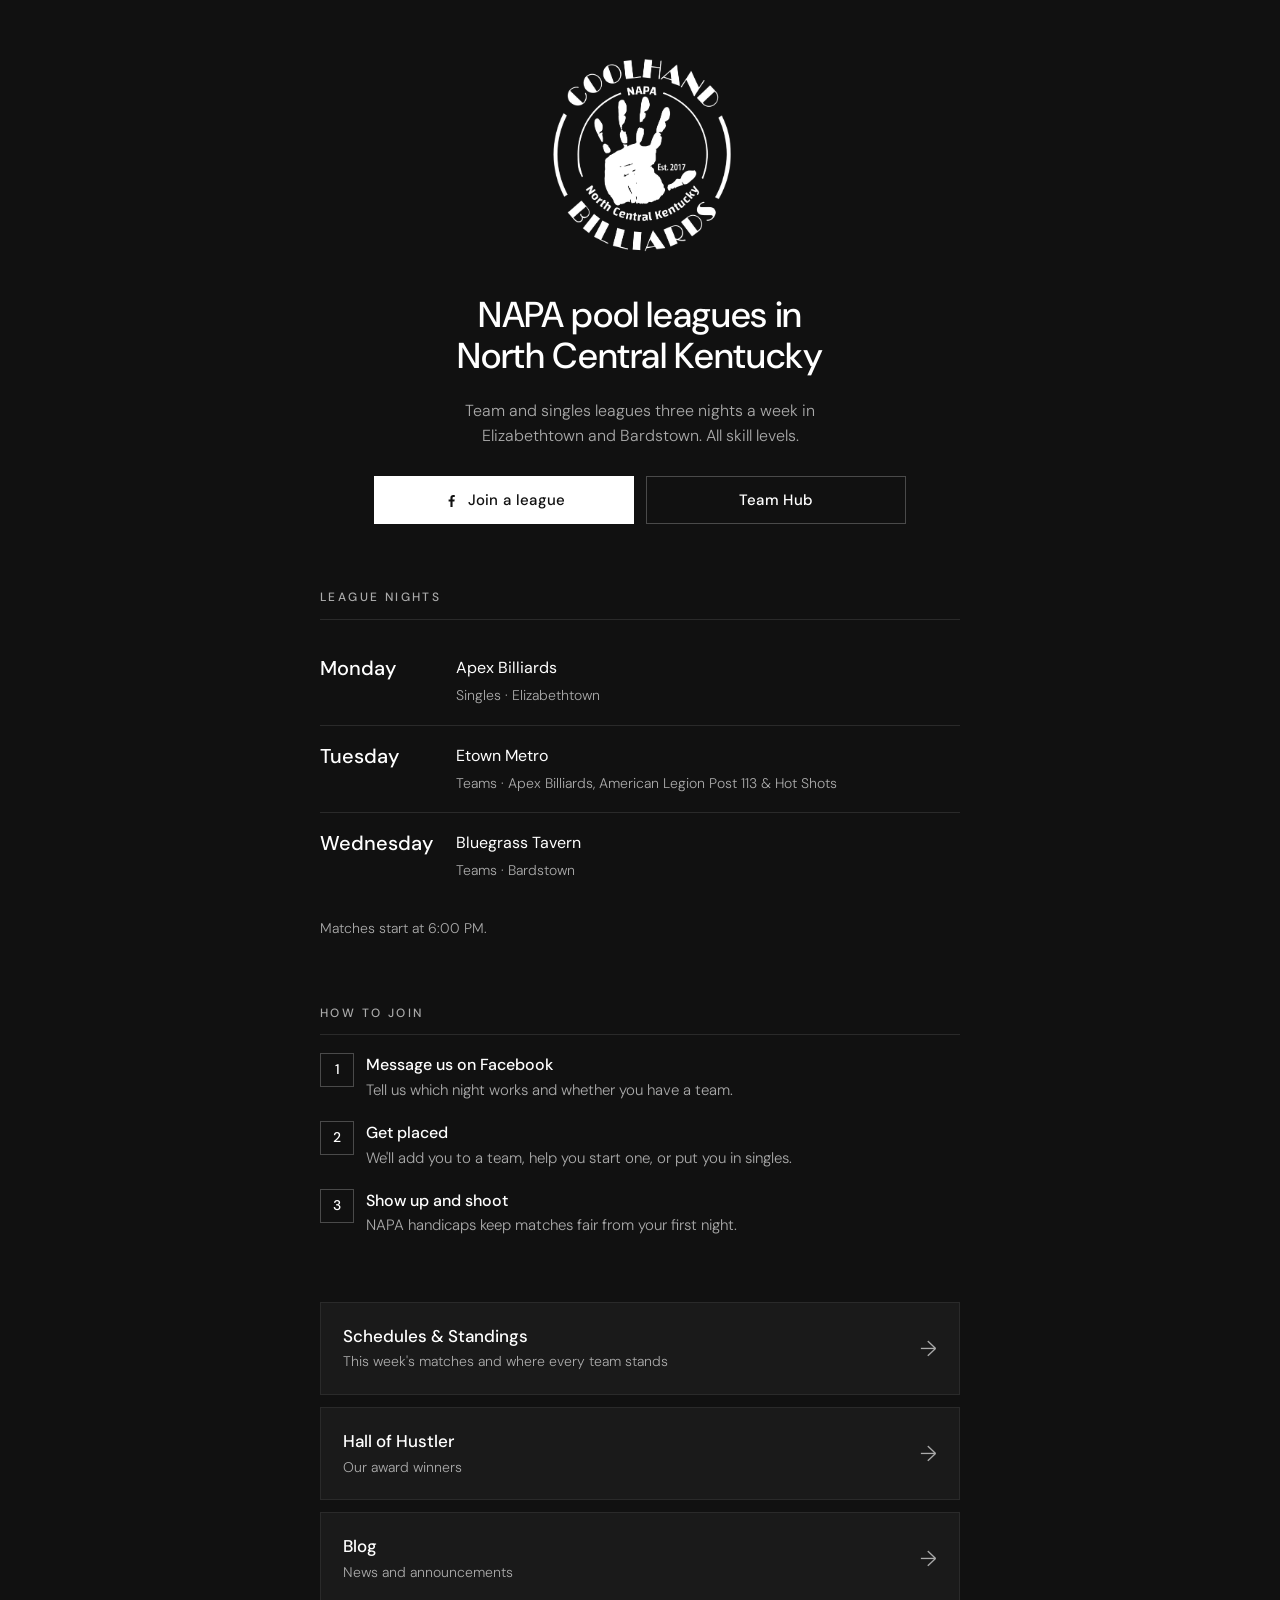
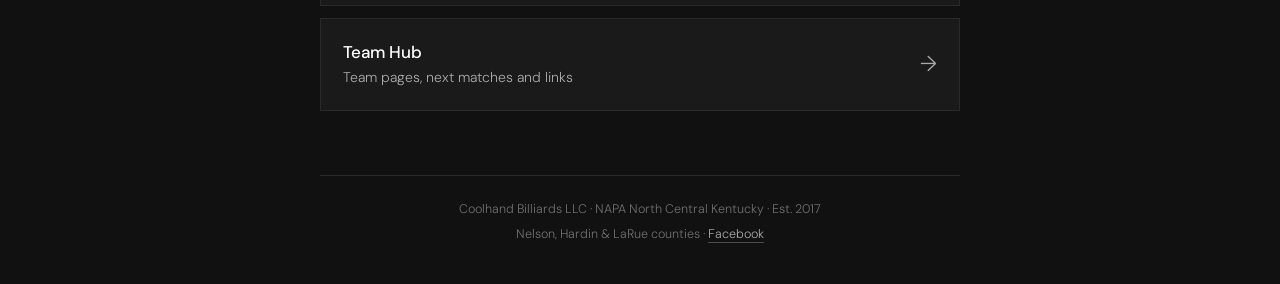
<file: index.html>
<!doctype html>
<html lang="en">
<head>
<meta charset="utf-8">
<meta name="viewport" content="width=device-width, initial-scale=1, viewport-fit=cover">
<title>Coolhand Billiards · NAPA Pool Leagues</title>
<meta name="description" content="NAPA pool leagues in North Central Kentucky. Monday singles at Apex Billiards, Tuesday Etown Metro teams, Wednesday Bardstown teams. Est. 2017.">
<meta name="theme-color" content="#111111">
<meta property="og:title" content="Coolhand Billiards · NAPA Pool Leagues">
<meta property="og:description" content="NAPA pool leagues in North Central Kentucky — Monday, Tuesday and Wednesday nights.">
<meta property="og:image" content="https://coolhandbilliards.com/players/CHB_Black_trans.png">
<meta property="og:url" content="https://coolhandbilliards.com/">
<link rel="icon" type="image/png" href="/players/CHB_Black_trans.png">
<link rel="preconnect" href="https://fonts.googleapis.com">
<link rel="preconnect" href="https://fonts.gstatic.com" crossorigin>
<link rel="stylesheet" href="https://fonts.googleapis.com/css2?family=DM+Sans:opsz,wght@9..40,300;9..40,400;9..40,500&display=swap">
<style>
  :root{
    color-scheme:dark;
    --bg:#111111;
    --surface:#1a1a1a;
    --text:#ffffff;
    --muted:#aaaaaa;
    --faint:#6f6f6f;
    --border:#2a2a2a;
    --border-bright:#4a4a4a;
    --font:'DM Sans',system-ui,-apple-system,'Segoe UI',Roboto,sans-serif;
  }
  *{box-sizing:border-box}
  html{-webkit-text-size-adjust:100%}
  body{
    margin:0;background:var(--bg);color:var(--text);
    font-family:var(--font);font-weight:300;line-height:1.55;
    -webkit-font-smoothing:antialiased;-webkit-tap-highlight-color:transparent;
    padding-left:max(20px,env(safe-area-inset-left));padding-right:max(20px,env(safe-area-inset-right));
    padding-block:calc(48px + env(safe-area-inset-top)) calc(40px + env(safe-area-inset-bottom));
  }
  main{max-width:640px;margin:0 auto;display:flex;flex-direction:column;gap:64px}
  a{color:inherit}
  a:focus-visible{outline:2px solid var(--text);outline-offset:3px}

  /* hero */
  .hero{display:flex;flex-direction:column;align-items:center;text-align:center;gap:22px}
  .logo{width:min(220px,58vw);height:auto;filter:invert(1);display:block}
  h1{font-weight:500;font-size:clamp(26px,6.4vw,36px);line-height:1.15;letter-spacing:-.01em;margin:6px 0 0;text-wrap:balance}
  .sub{color:var(--muted);font-size:16px;margin:0;max-width:34ch}
  .actions{display:flex;flex-wrap:wrap;justify-content:center;gap:12px;margin-top:6px;width:100%}
  .btn{
    display:inline-flex;align-items:center;justify-content:center;gap:8px;
    min-height:48px;padding:0 24px;flex:1 1 200px;max-width:260px;
    font-size:15px;font-weight:500;letter-spacing:.02em;text-decoration:none;
    border:1px solid var(--text);transition:background .15s,color .15s,border-color .15s;
  }
  .btn.primary{background:var(--text);color:var(--bg)}
  .btn.primary:hover{background:transparent;color:var(--text)}
  .btn.ghost{background:transparent;color:var(--text);border-color:var(--border-bright)}
  .btn.ghost:hover{border-color:var(--text)}
  .btn svg{width:17px;height:17px;flex:none}

  /* sections */
  section{display:flex;flex-direction:column;gap:18px}
  h2{
    margin:0;padding-bottom:12px;border-bottom:1px solid var(--border);
    font-size:12px;font-weight:500;letter-spacing:.2em;text-transform:uppercase;color:var(--muted);
  }

  .nights{display:flex;flex-direction:column}
  .night{display:grid;grid-template-columns:118px 1fr;gap:4px 18px;padding:18px 0;border-bottom:1px solid var(--border)}
  .night:last-child{border-bottom:none}
  .day{font-size:20px;font-weight:500;line-height:1.25}
  .where{font-size:16px;font-weight:400}
  .fmt{grid-column:2;color:var(--muted);font-size:14px}
  .time{color:var(--muted);font-size:14px;margin:0}

  .steps{list-style:none;margin:0;padding:0;display:flex;flex-direction:column;gap:18px;counter-reset:s}
  .steps li{display:grid;grid-template-columns:32px 1fr;gap:14px;counter-increment:s}
  .steps li::before{
    content:counter(s);width:32px;height:32px;border:1px solid var(--border-bright);
    display:flex;align-items:center;justify-content:center;font-size:14px;font-weight:500;
  }
  .steps b{display:block;font-weight:500;font-size:16px}
  .steps span{color:var(--muted);font-size:15px}

  .portals{display:flex;flex-direction:column;gap:12px}
  .portal{
    display:flex;justify-content:space-between;align-items:center;gap:16px;
    background:var(--surface);border:1px solid var(--border);padding:20px 22px;text-decoration:none;
    transition:border-color .15s;
  }
  .portal:hover{border-color:var(--border-bright)}
  .portal b{display:block;font-weight:500;font-size:17px}
  .portal span{color:var(--muted);font-size:14px}
  .portal i{font-style:normal;font-size:22px;color:var(--muted)}

  footer{
    display:flex;flex-direction:column;align-items:center;gap:6px;text-align:center;
    color:var(--faint);font-size:12.5px;padding-top:24px;border-top:1px solid var(--border);
  }
  footer a{color:var(--muted);text-decoration:none;border-bottom:1px solid var(--border-bright)}
  footer a:hover{color:var(--text)}

  @media (max-width:420px){
    .night{grid-template-columns:1fr}
    .fmt{grid-column:1}
  }
  @media (prefers-reduced-motion:reduce){*{transition:none!important}}
</style>
</head>
<body>
<main>

  <header class="hero">
    <img class="logo" src="/players/CHB_Black_trans.png" alt="Coolhand Billiards — NAPA North Central Kentucky, Est. 2017" width="1211" height="1200">
    <h1>NAPA pool leagues in North Central Kentucky</h1>
    <p class="sub">Team and singles leagues three nights a week in Elizabethtown and Bardstown. All skill levels.</p>
    <div class="actions">
      <a class="btn primary" href="https://www.facebook.com/NAPAofNCK" target="_blank" rel="noopener">
        <svg viewBox="0 0 24 24" fill="currentColor" aria-hidden="true"><path d="M13.5 21v-7.5h2.6l.4-3h-3V8.6c0-.9.3-1.5 1.5-1.5h1.6V4.4c-.3 0-1.2-.1-2.3-.1-2.3 0-3.8 1.4-3.8 3.9v2.3H7.9v3h2.6V21h3z"/></svg>
        Join a league
      </a>
      <a class="btn ghost" href="/players/">Team Hub</a>
    </div>
  </header>

  <section aria-labelledby="nights-h">
    <h2 id="nights-h">League nights</h2>
    <div class="nights">
      <div class="night">
        <div class="day">Monday</div>
        <div class="where">Apex Billiards</div>
        <div class="fmt">Singles · Elizabethtown</div>
      </div>
      <div class="night">
        <div class="day">Tuesday</div>
        <div class="where">Etown Metro</div>
        <div class="fmt">Teams · Apex Billiards, American Legion Post 113 &amp; Hot Shots</div>
      </div>
      <div class="night">
        <div class="day">Wednesday</div>
        <div class="where">Bluegrass Tavern</div>
        <div class="fmt">Teams · Bardstown</div>
      </div>
    </div>
    <p class="time">Matches start at 6:00 PM.</p>
  </section>

  <section aria-labelledby="join-h">
    <h2 id="join-h">How to join</h2>
    <ol class="steps">
      <li><div><b>Message us on Facebook</b><span>Tell us which night works and whether you have a team.</span></div></li>
      <li><div><b>Get placed</b><span>We'll add you to a team, help you start one, or put you in singles.</span></div></li>
      <li><div><b>Show up and shoot</b><span>NAPA handicaps keep matches fair from your first night.</span></div></li>
    </ol>
  </section>

  <div class="portals">
    <a class="portal" href="/schedules/">
      <div><b>Schedules &amp; Standings</b><span>This week's matches and where every team stands</span></div>
      <i aria-hidden="true">→</i>
    </a>
    <a class="portal" href="/hall-of-hustler/">
      <div><b>Hall of Hustler</b><span>Our award winners</span></div>
      <i aria-hidden="true">→</i>
    </a>
    <a class="portal" href="/blog/">
      <div><b>Blog</b><span>News and announcements</span></div>
      <i aria-hidden="true">→</i>
    </a>
    <a class="portal" href="/players/">
      <div><b>Team Hub</b><span>Team pages, next matches and links</span></div>
      <i aria-hidden="true">→</i>
    </a>
  </div>

  <footer>
    <div>Coolhand Billiards LLC · NAPA North Central Kentucky · Est. 2017</div>
    <div>Nelson, Hardin &amp; LaRue counties · <a href="https://www.facebook.com/NAPAofNCK" target="_blank" rel="noopener">Facebook</a></div>
  </footer>

</main>
</body>
</html>
</file>
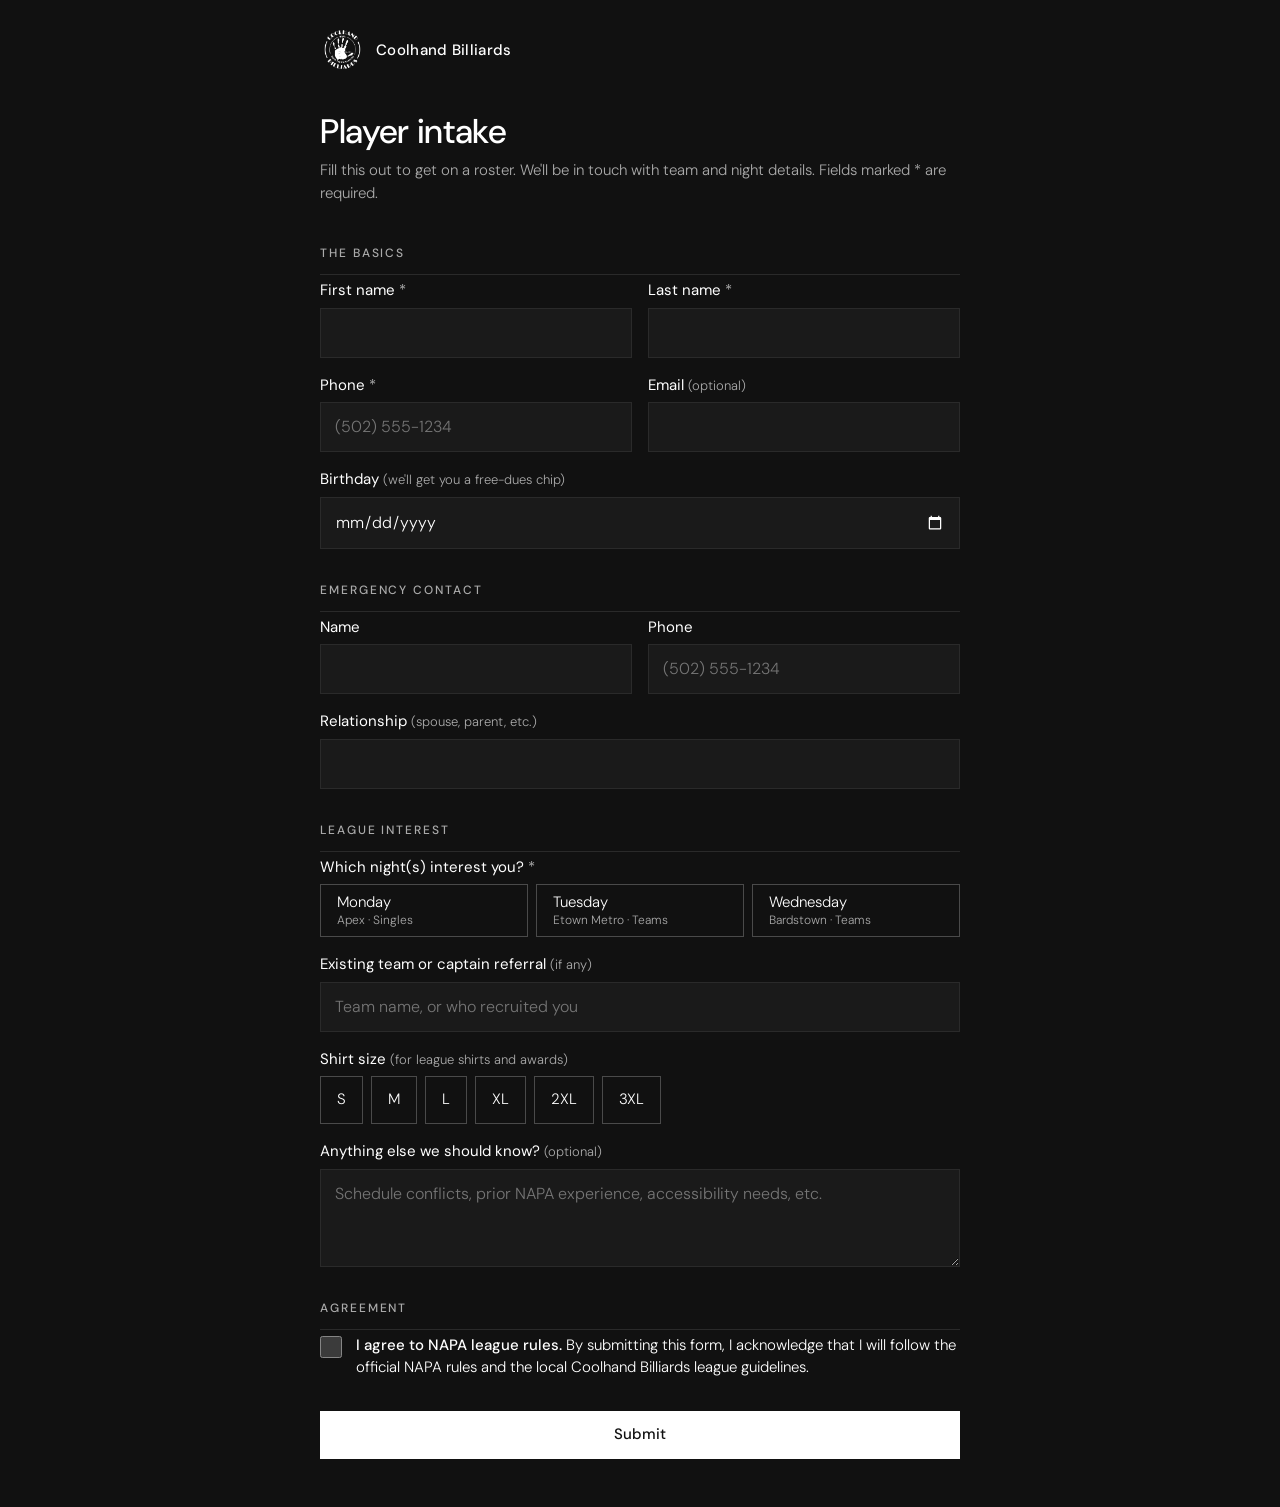
<file: intake/index.html>
<!doctype html>
<html lang="en">
<head>
<meta charset="utf-8">
<meta name="viewport" content="width=device-width, initial-scale=1, viewport-fit=cover">
<title>Player Intake · Coolhand Billiards</title>
<!-- Unlisted: shared directly with new players, never linked from the site. -->
<meta name="robots" content="noindex, nofollow">
<meta name="theme-color" content="#111111">
<link rel="icon" type="image/png" href="/players/CHB_Black_trans.png">
<link rel="preconnect" href="https://fonts.googleapis.com">
<link rel="preconnect" href="https://fonts.gstatic.com" crossorigin>
<link rel="stylesheet" href="https://fonts.googleapis.com/css2?family=DM+Sans:opsz,wght@9..40,300;9..40,400;9..40,500&display=swap">
<link rel="stylesheet" href="/assets/chb.css">
<style>
  form{display:flex;flex-direction:column;gap:32px}
  fieldset{border:none;margin:0;padding:0;display:flex;flex-direction:column;gap:16px}
  legend{padding:0 0 12px;margin-bottom:4px;width:100%;border-bottom:1px solid var(--border);font-size:12px;font-weight:500;letter-spacing:.16em;text-transform:uppercase;color:var(--muted)}
  .field{display:flex;flex-direction:column;gap:6px}
  .field>label,.group-label{font-size:15px;font-weight:400}
  .opt{color:var(--muted);font-weight:300;font-size:13px}
  .req{color:var(--muted)}
  input[type=text],input[type=tel],input[type=email],input[type=date],textarea{
    width:100%;min-height:48px;padding:12px 14px;background:var(--surface);border:1px solid var(--border);
    color:var(--text);font:inherit;font-size:16px;border-radius:0;
  }
  input:focus,textarea:focus{outline:none;border-color:var(--text)}
  input[type=date]{color-scheme:dark}
  .pair{display:grid;grid-template-columns:1fr;gap:16px}
  @media (min-width:520px){.pair{grid-template-columns:1fr 1fr}}

  .choices{display:flex;flex-wrap:wrap;gap:8px}
  .choice{position:relative;display:flex}
  .choice input{position:absolute;opacity:0;inset:0;margin:0;cursor:pointer}
  .choice span{display:flex;flex-direction:column;justify-content:center;min-height:48px;padding:8px 16px;border:1px solid var(--border-bright);font-size:15px;line-height:1.3}
  .choice small{color:var(--muted);font-size:12px}
  .choice input:checked+span{background:var(--text);color:var(--bg);border-color:var(--text)}
  .choice input:checked+span small{color:var(--bg)}
  .choice input:focus-visible+span{outline:2px solid var(--text);outline-offset:3px}
  .nights .choice{flex:1 1 140px}
  .nights .choice span{width:100%}

  .agree{display:grid;grid-template-columns:24px 1fr;gap:12px;align-items:start;font-size:15px}
  .agree input{width:22px;height:22px;margin:2px 0 0;accent-color:#fff}
  .agree b{font-weight:500}

  /* Spam trap: invisible to people, filled in by bots. */
  .trap{position:absolute;left:-10000px;width:1px;height:1px;overflow:hidden}

  .err{color:var(--text);border-left:2px solid var(--text);padding-left:12px;font-size:15px;margin:0}
  .btn{width:100%}
  .btn[disabled]{opacity:.6;cursor:wait}
  .done{display:flex;flex-direction:column;gap:12px;padding:28px 20px;border:1px solid var(--text);background:var(--surface)}
  .done h2{margin:0;font-weight:500;font-size:24px}
  .done p{margin:0}
</style>
</head>
<body>
<main>
  <header class="top">
    <a class="home" href="/"><img src="/players/CHB_Black_trans.png" alt=""><span>Coolhand Billiards</span></a>
  </header>

  <div>
    <h1>Player intake</h1>
    <p class="lede">Fill this out to get on a roster. We'll be in touch with team and night details. Fields marked * are required.</p>
  </div>

  <div id="container">
    <form id="intake" novalidate>
      <fieldset>
        <legend>The basics</legend>
        <div class="pair">
          <div class="field"><label for="firstName">First name <span class="req">*</span></label><input type="text" id="firstName" required autocomplete="given-name"></div>
          <div class="field"><label for="lastName">Last name <span class="req">*</span></label><input type="text" id="lastName" required autocomplete="family-name"></div>
        </div>
        <div class="pair">
          <div class="field"><label for="phone">Phone <span class="req">*</span></label><input type="tel" id="phone" required inputmode="tel" placeholder="(502) 555-1234" autocomplete="tel"></div>
          <div class="field"><label for="email">Email <span class="opt">(optional)</span></label><input type="email" id="email" autocomplete="email"></div>
        </div>
        <div class="field"><label for="birthday">Birthday <span class="opt">(we'll get you a free-dues chip)</span></label><input type="date" id="birthday" autocomplete="bday"></div>
      </fieldset>

      <fieldset>
        <legend>Emergency contact</legend>
        <div class="pair">
          <div class="field"><label for="emergencyName">Name</label><input type="text" id="emergencyName"></div>
          <div class="field"><label for="emergencyPhone">Phone</label><input type="tel" id="emergencyPhone" inputmode="tel" placeholder="(502) 555-1234"></div>
        </div>
        <div class="field"><label for="emergencyRelation">Relationship <span class="opt">(spouse, parent, etc.)</span></label><input type="text" id="emergencyRelation"></div>
      </fieldset>

      <fieldset>
        <legend>League interest</legend>
        <div class="field" role="group" aria-labelledby="nights-label">
          <div class="group-label" id="nights-label">Which night(s) interest you? <span class="req">*</span></div>
          <div class="choices nights">
            <label class="choice"><input type="checkbox" name="nights" value="Monday"><span>Monday<small>Apex · Singles</small></span></label>
            <label class="choice"><input type="checkbox" name="nights" value="Tuesday"><span>Tuesday<small>Etown Metro · Teams</small></span></label>
            <label class="choice"><input type="checkbox" name="nights" value="Wednesday"><span>Wednesday<small>Bardstown · Teams</small></span></label>
          </div>
        </div>
        <div class="field"><label for="team">Existing team or captain referral <span class="opt">(if any)</span></label><input type="text" id="team" placeholder="Team name, or who recruited you"></div>
        <div class="field" role="radiogroup" aria-labelledby="size-label">
          <div class="group-label" id="size-label">Shirt size <span class="opt">(for league shirts and awards)</span></div>
          <div class="choices">
            <label class="choice"><input type="radio" name="size" value="S"><span>S</span></label>
            <label class="choice"><input type="radio" name="size" value="M"><span>M</span></label>
            <label class="choice"><input type="radio" name="size" value="L"><span>L</span></label>
            <label class="choice"><input type="radio" name="size" value="XL"><span>XL</span></label>
            <label class="choice"><input type="radio" name="size" value="2XL"><span>2XL</span></label>
            <label class="choice"><input type="radio" name="size" value="3XL"><span>3XL</span></label>
          </div>
        </div>
        <div class="field"><label for="notes">Anything else we should know? <span class="opt">(optional)</span></label><textarea id="notes" rows="3" placeholder="Schedule conflicts, prior NAPA experience, accessibility needs, etc."></textarea></div>
      </fieldset>

      <div class="trap" aria-hidden="true"><label for="website">Website</label><input type="text" id="website" tabindex="-1" autocomplete="off"></div>

      <fieldset>
        <legend>Agreement</legend>
        <div class="agree">
          <input type="checkbox" id="waiver" required>
          <label for="waiver"><b>I agree to NAPA league rules.</b> By submitting this form, I acknowledge that I will follow the official NAPA rules and the local Coolhand Billiards league guidelines.</label>
        </div>
      </fieldset>

      <p class="err" id="err" role="alert" hidden></p>
      <button class="btn" type="submit" id="submit">Submit</button>
    </form>
  </div>
</main>

<script>
(() => {
  // EmailJS (coolhandbilliards@gmail.com account). These three values are
  // meant to be public; EmailJS ties them to the template's fixed recipient.
  const EMAILJS = {
    publicKey: "cke5JBR8U7twgkfMK",
    serviceId: "service_i24x2na",
    templateId: "template_ps96d8g",
  };
  const MIN_SECONDS = 4; // a person can't fill this out faster; bots do

  const form = document.getElementById("intake");
  const err = document.getElementById("err");
  const submit = document.getElementById("submit");
  const loadedAt = Date.now();
  const val = (id) => document.getElementById(id).value.trim();

  function formatPhone(v) {
    const d = v.replace(/\D/g, "").slice(0, 10);
    if (d.length < 4) return d.length ? "(" + d : "";
    if (d.length < 7) return `(${d.slice(0, 3)}) ${d.slice(3)}`;
    return `(${d.slice(0, 3)}) ${d.slice(3, 6)}-${d.slice(6)}`;
  }
  for (const id of ["phone", "emergencyPhone"]) {
    document.getElementById(id).addEventListener("input", (e) => { e.target.value = formatPhone(e.target.value); });
  }

  function fail(msg, focusId) {
    err.textContent = msg;
    err.hidden = false;
    if (focusId) document.getElementById(focusId).focus();
  }

  function done() {
    document.getElementById("container").innerHTML =
      '<div class="done"><h2>You\'re in.</h2><p>Your intake was received. Brian will reach out within a few days with team and schedule details.</p></div>';
    window.scrollTo({ top: 0 });
  }

  form.addEventListener("submit", async (e) => {
    e.preventDefault();
    err.hidden = true;

    const nights = [...form.querySelectorAll('input[name="nights"]:checked')].map((n) => n.value);
    if (!val("firstName")) return fail("Please enter your first name.", "firstName");
    if (!val("lastName")) return fail("Please enter your last name.", "lastName");
    if (val("phone").replace(/\D/g, "").length < 10) return fail("Please enter a 10-digit phone number.", "phone");
    const email = val("email");
    if (email && !document.getElementById("email").checkValidity()) return fail("That email address doesn't look right.", "email");
    if (!nights.length) return fail("Please pick at least one league night.");
    if (!document.getElementById("waiver").checked) return fail("Please agree to the NAPA league rules to submit.", "waiver");

    // Spam traps: pretend it worked so bots move on, but send nothing.
    if (val("website") || (Date.now() - loadedAt) / 1000 < MIN_SECONDS) return done();

    const size = form.querySelector('input[name="size"]:checked');
    const params = {
      submitted_at: new Date().toLocaleString("en-US", { timeZone: "America/New_York" }) + " ET",
      first_name: val("firstName"),
      last_name: val("lastName"),
      formatted_name: `${val("lastName")}, ${val("firstName")}`,
      phone: val("phone"),
      email: email || "(not provided)",
      reply_to: email,
      birthday: val("birthday") || "(not provided)",
      emergency_name: val("emergencyName") || "(not provided)",
      emergency_phone: val("emergencyPhone") || "(not provided)",
      emergency_relation: val("emergencyRelation") || "(not provided)",
      nights: nights.join(", "),
      team: val("team") || "(not provided)",
      size: size ? size.value : "(not provided)",
      notes: val("notes") || "(none)",
      waiver_agreed: "Yes, agreed to NAPA league rules",
    };

    submit.disabled = true;
    submit.textContent = "Sending…";
    try {
      const res = await fetch("https://api.emailjs.com/api/v1.0/email/send", {
        method: "POST",
        headers: { "Content-Type": "application/json" },
        body: JSON.stringify({
          service_id: EMAILJS.serviceId,
          template_id: EMAILJS.templateId,
          user_id: EMAILJS.publicKey,
          template_params: params,
        }),
      });
      if (!res.ok) throw new Error(await res.text());
      done();
    } catch (x) {
      submit.disabled = false;
      submit.textContent = "Submit";
      fail("Something went wrong sending your intake. Please try again in a minute, or message us on Facebook.");
    }
  });
})();
</script>
</body>
</html>
</file>
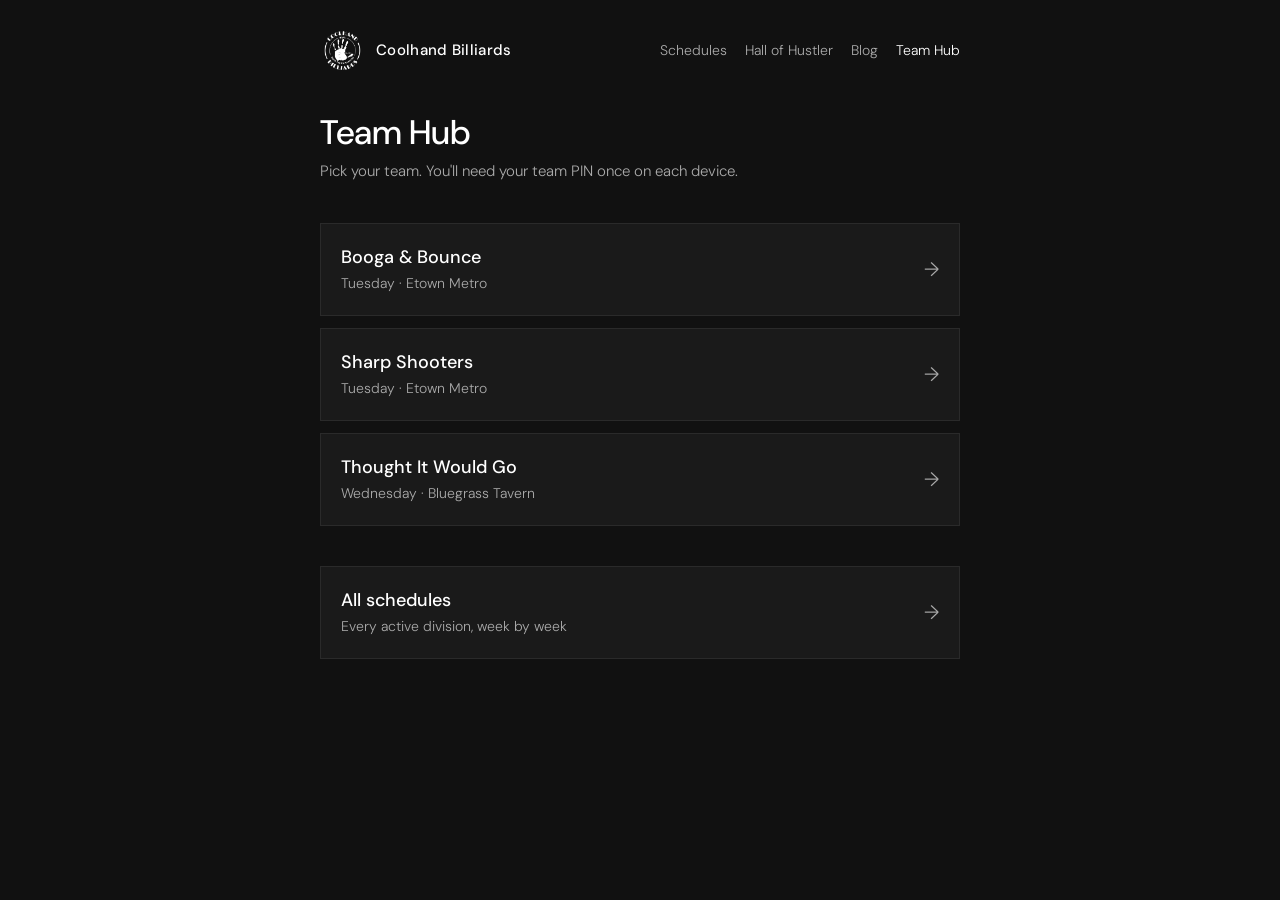
<file: players/index.html>
<!doctype html>
<html lang="en">
<head>
<meta charset="utf-8">
<meta name="viewport" content="width=device-width, initial-scale=1, viewport-fit=cover">
<title>Team Hub · Coolhand Billiards</title>
<meta name="robots" content="noindex">
<meta name="theme-color" content="#111111">
<link rel="icon" type="image/png" href="/players/CHB_Black_trans.png">
<link rel="preconnect" href="https://fonts.googleapis.com">
<link rel="preconnect" href="https://fonts.gstatic.com" crossorigin>
<link rel="stylesheet" href="https://fonts.googleapis.com/css2?family=DM+Sans:opsz,wght@9..40,300;9..40,400;9..40,500&display=swap">
<link rel="stylesheet" href="/assets/chb.css">
</head>
<body>
<main>
  <header class="top">
    <a class="home" href="/"><img src="/players/CHB_Black_trans.png" alt=""><span>Coolhand Billiards</span></a>
    <nav><a href="/schedules/">Schedules</a><a href="/hall-of-hustler/">Hall of Hustler</a><a href="/blog/">Blog</a><a href="/players/" aria-current="page">Team Hub</a></nav>
  </header>

  <div>
    <h1>Team Hub</h1>
    <p class="lede">Pick your team. You'll need your team PIN once on each device.</p>
  </div>

  <nav class="stack" id="teams" aria-label="Teams"><p class="status">Loading teams…</p></nav>

  <a class="card" href="/schedules/">
    <div><b>All schedules</b><span>Every active division, week by week</span></div>
    <i aria-hidden="true">→</i>
  </a>
</main>

<script src="/assets/league.js"></script>
<script>
(async () => {
  const { el } = CHB;
  const list = document.getElementById("teams");
  try {
    const [{ teams }, { divisions }] = await Promise.all([CHB.loadTeams(), CHB.loadSessions()]);
    list.replaceChildren(...teams.map((t) => {
      const div = divisions.find((d) => d.id === t.division);
      return el("a", { class: "card", href: `/players/${t.id}/` },
        el("div", {}, el("b", {}, t.name), el("span", {}, div ? `${div.night} · ${div.name}` : "Between sessions")),
        el("i", { "aria-hidden": "true" }, "→"));
    }));
  } catch (e) {
    list.replaceChildren(el("p", { class: "status" }, "Teams couldn't load. Try again in a minute."));
  }
})();
</script>
</body>
</html>
</file>
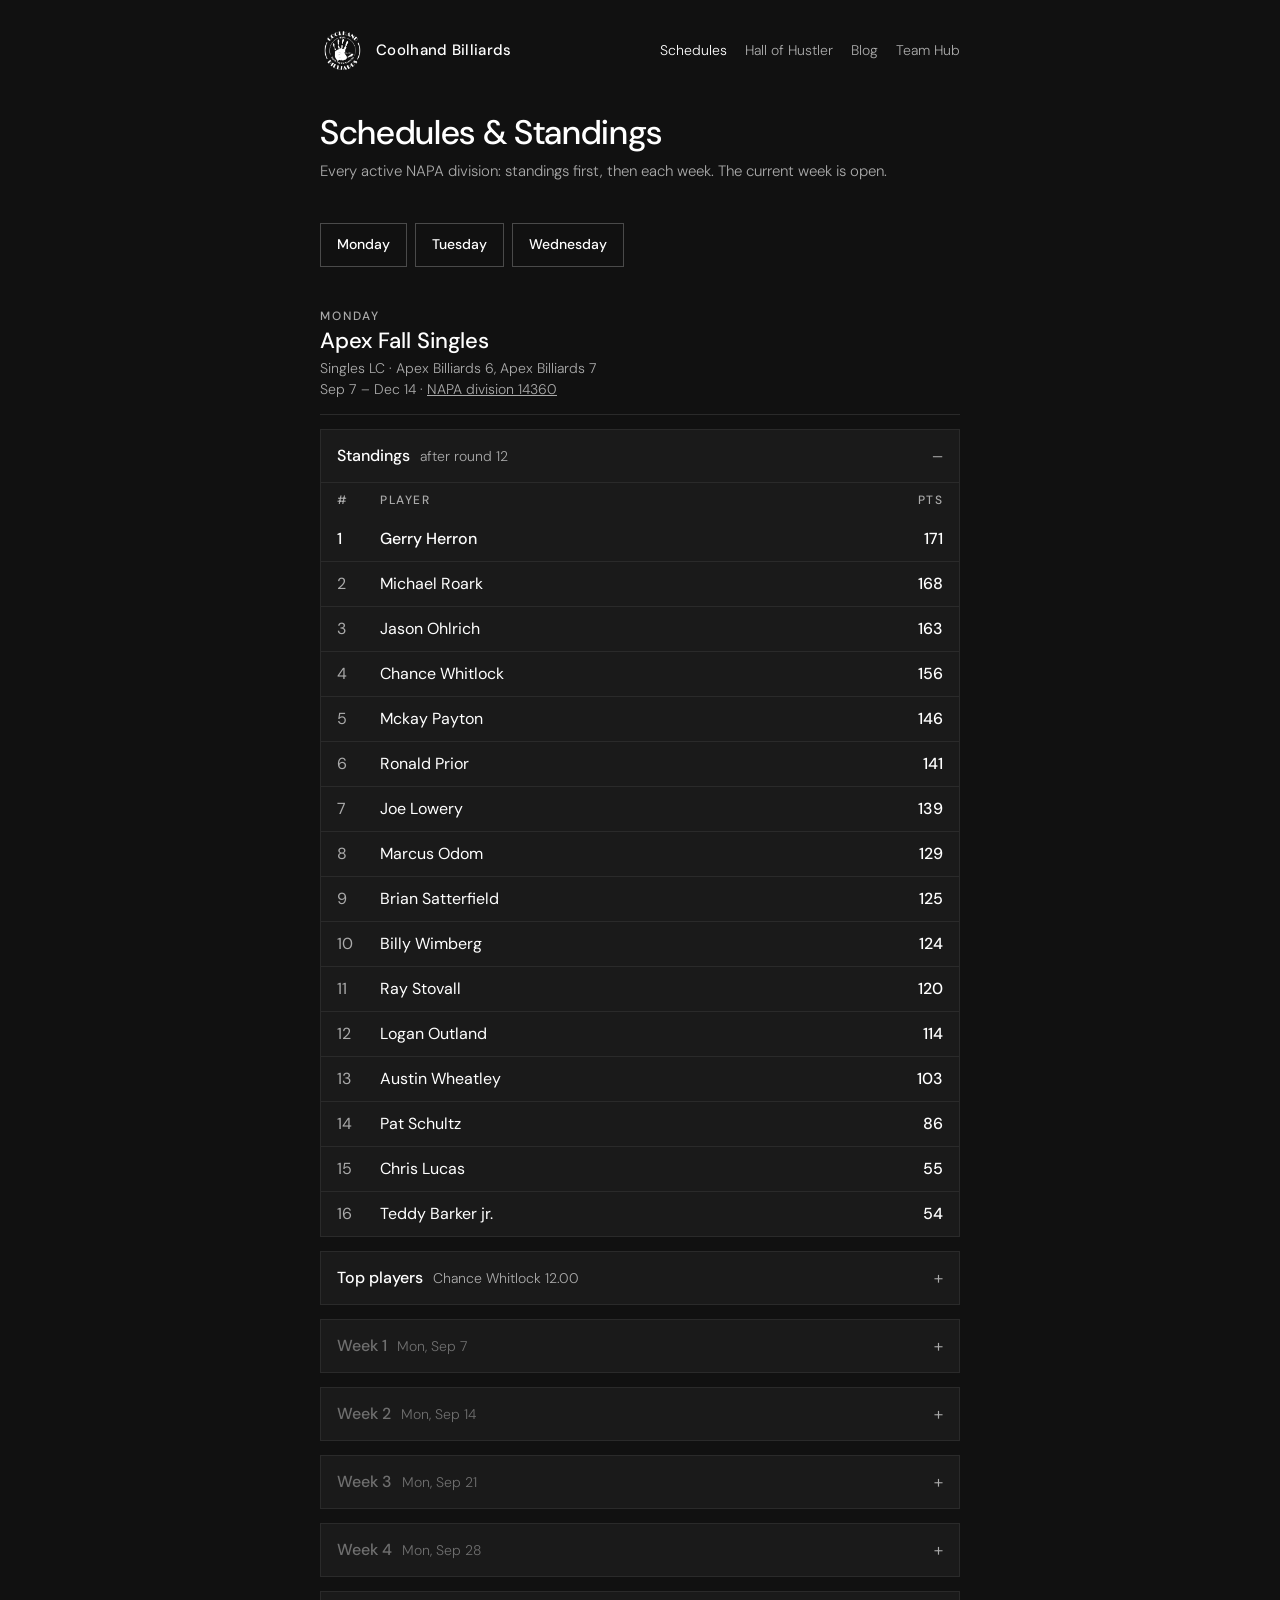
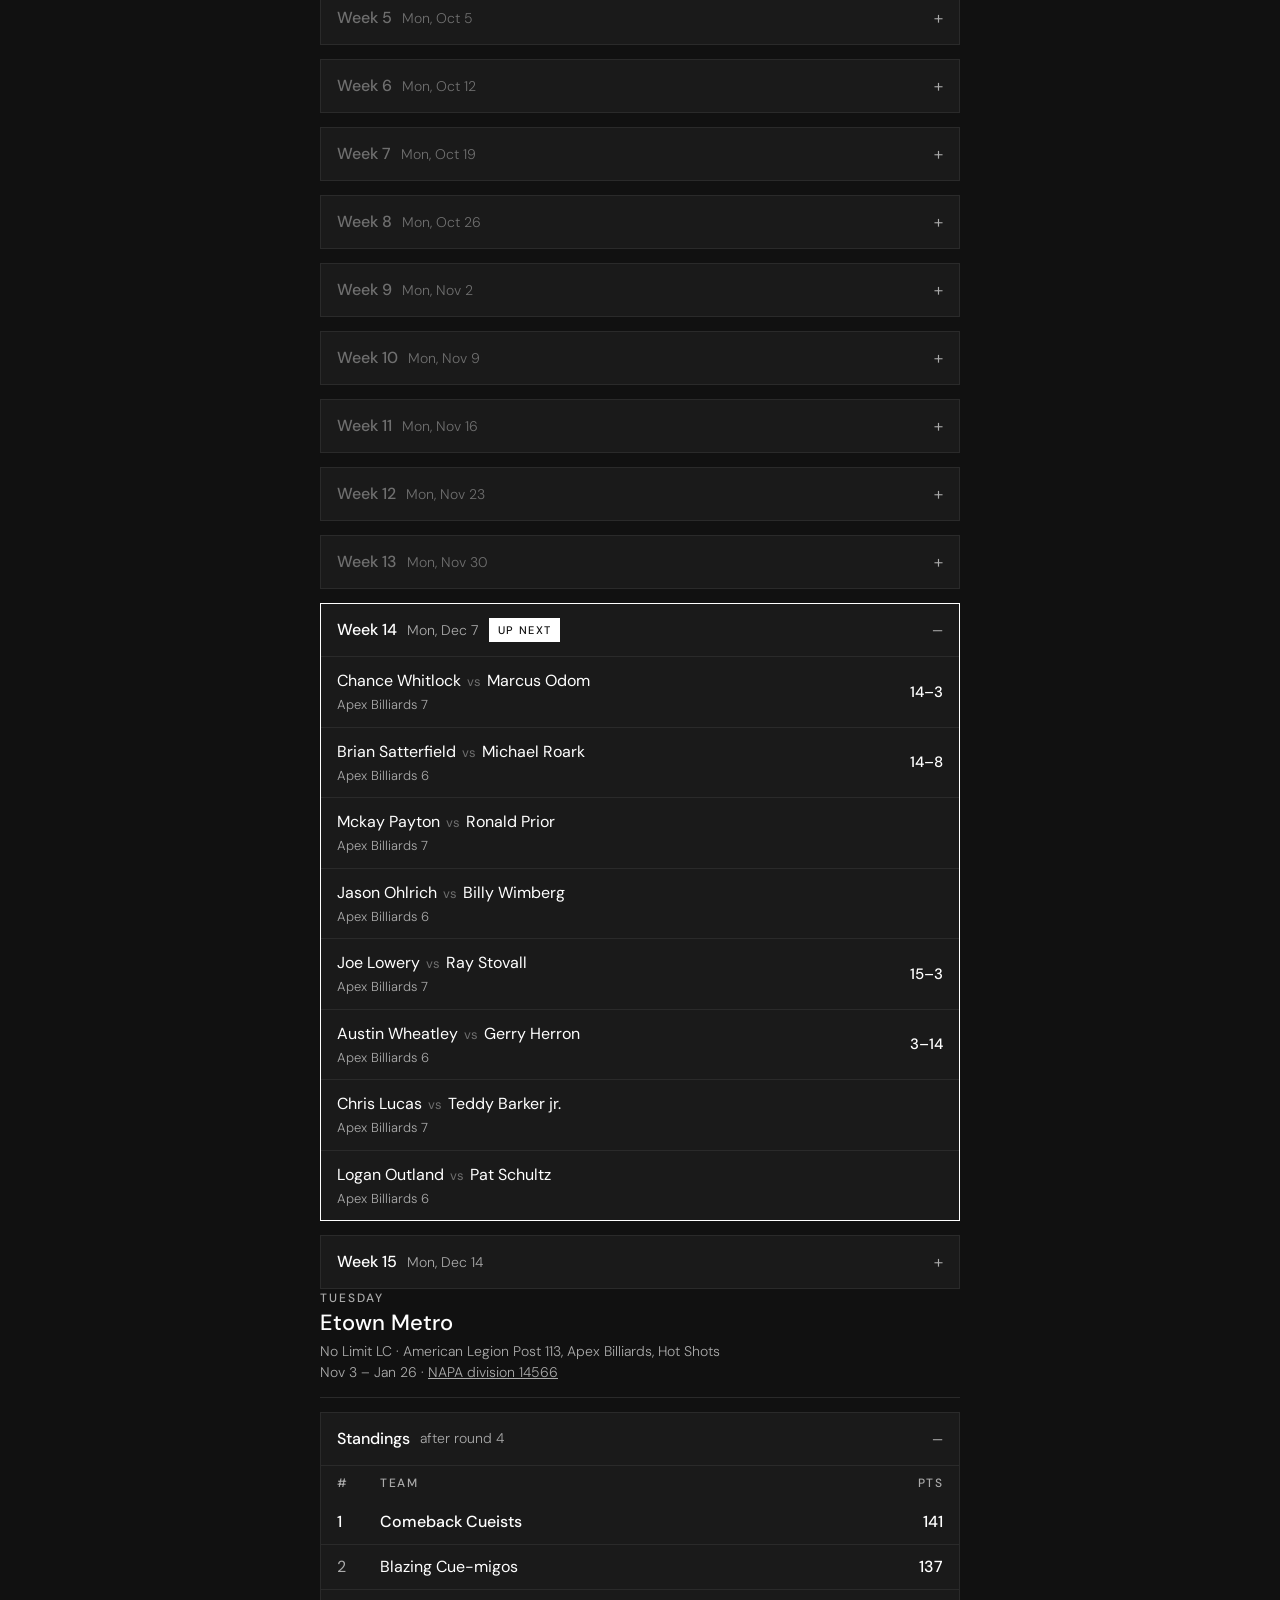
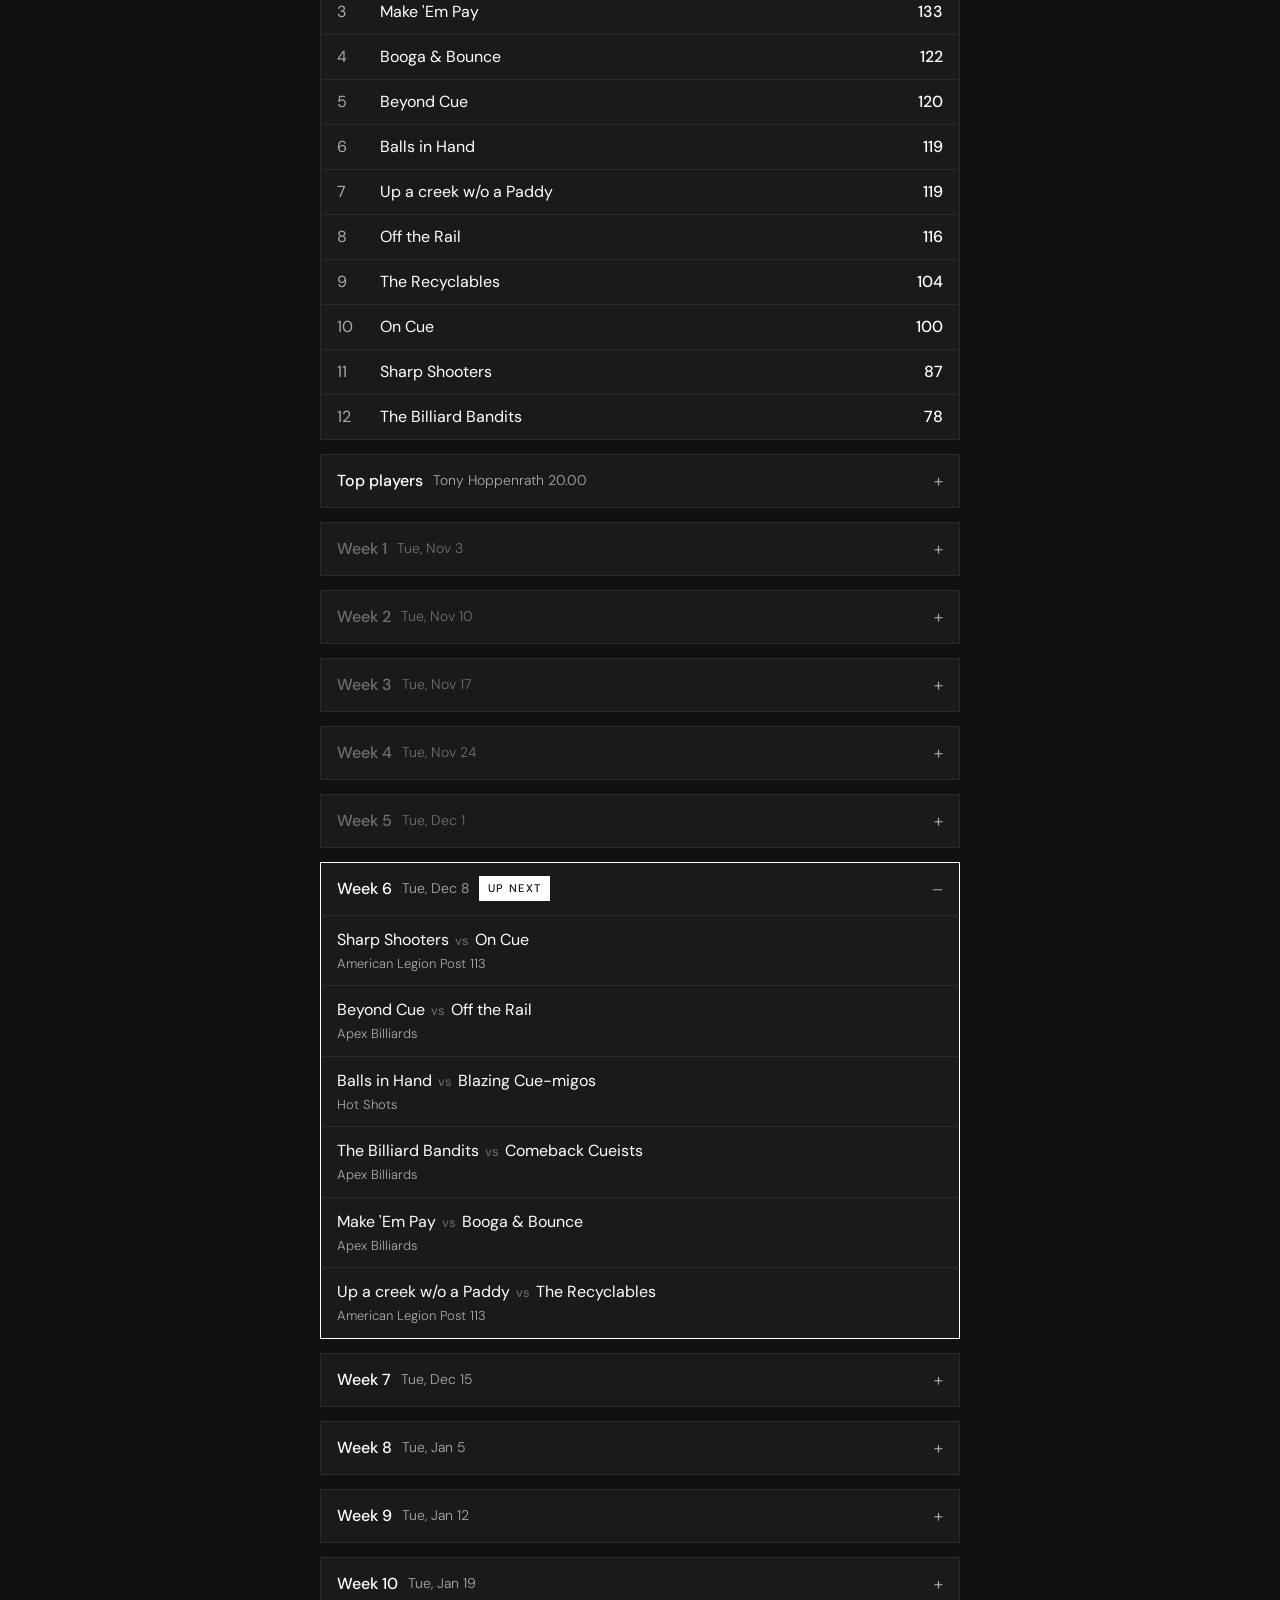
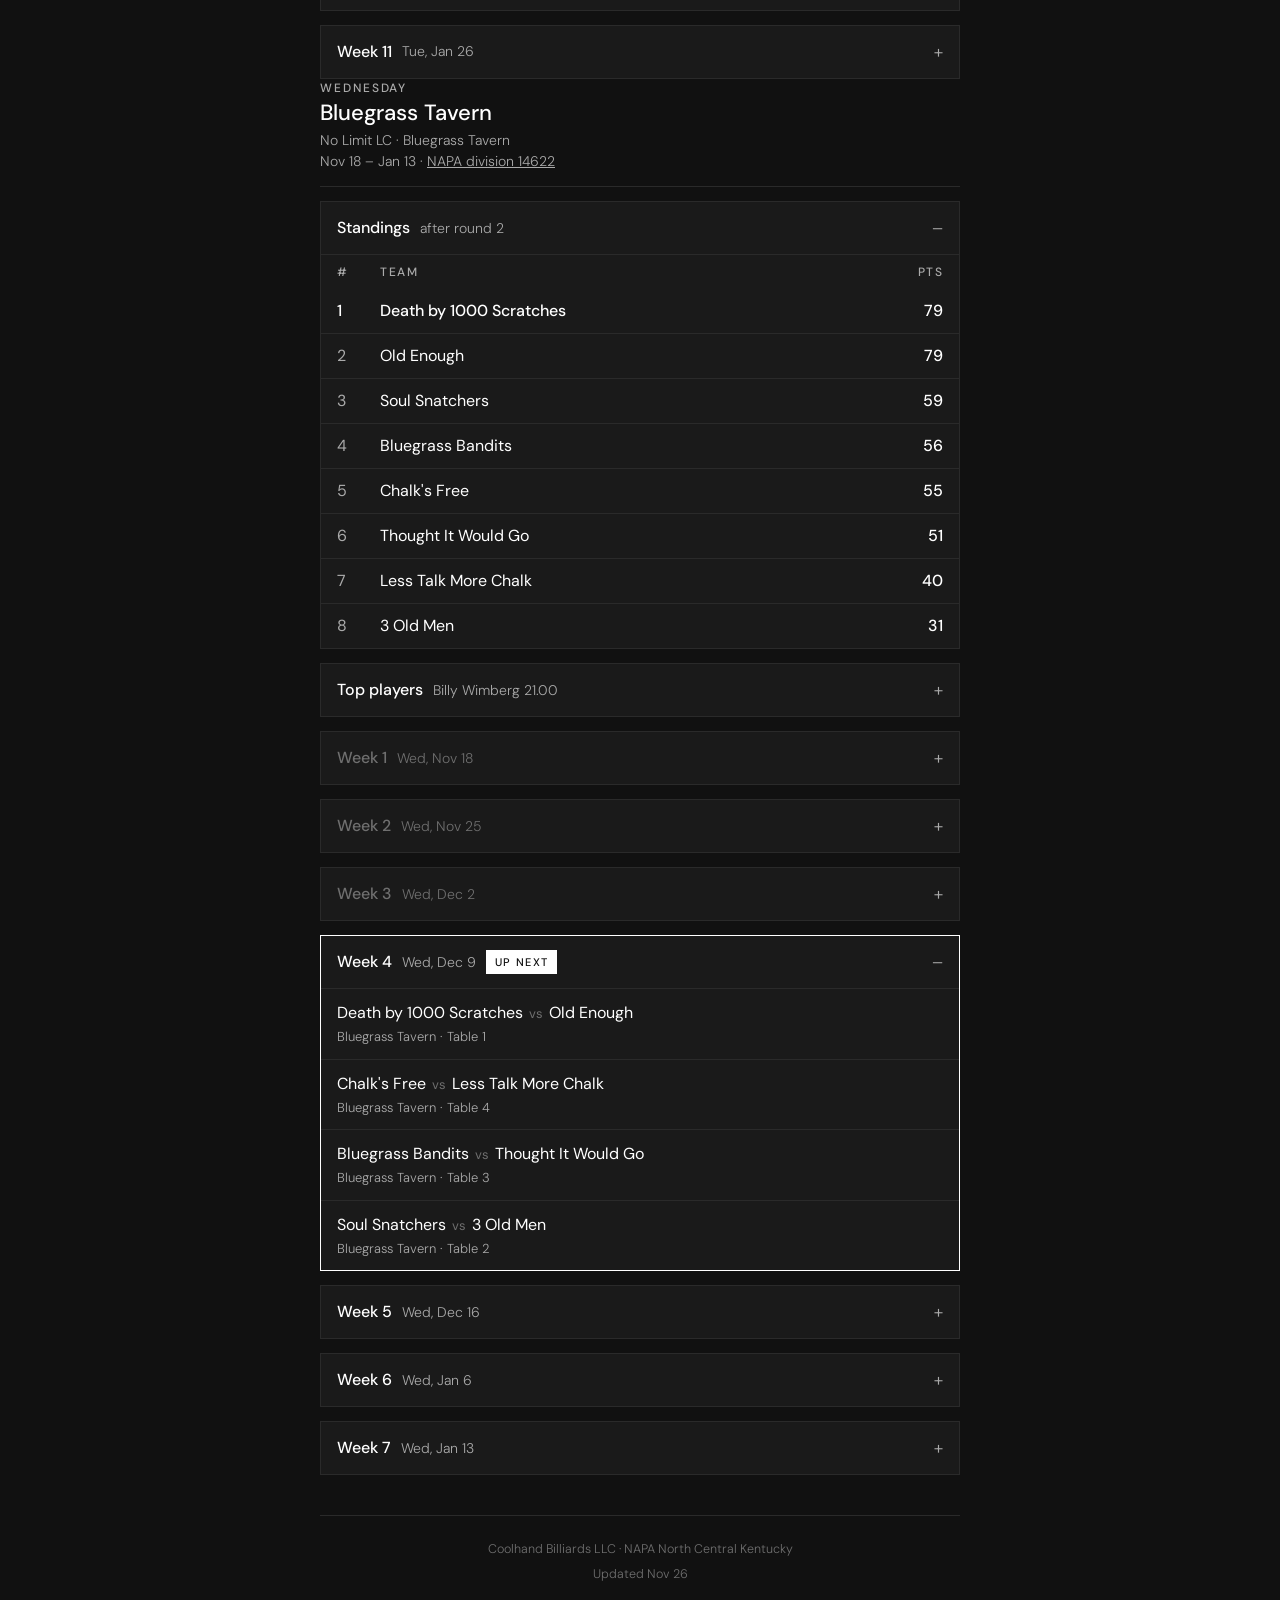
<file: schedules/index.html>
<!doctype html>
<html lang="en">
<head>
<meta charset="utf-8">
<meta name="viewport" content="width=device-width, initial-scale=1, viewport-fit=cover">
<title>Schedules &amp; Standings · Coolhand Billiards</title>
<meta name="description" content="Standings and weekly match schedules for every active Coolhand Billiards NAPA division.">
<meta name="theme-color" content="#111111">
<link rel="icon" type="image/png" href="/players/CHB_Black_trans.png">
<link rel="preconnect" href="https://fonts.googleapis.com">
<link rel="preconnect" href="https://fonts.gstatic.com" crossorigin>
<link rel="stylesheet" href="https://fonts.googleapis.com/css2?family=DM+Sans:opsz,wght@9..40,300;9..40,400;9..40,500&display=swap">
<link rel="stylesheet" href="/assets/chb.css">
</head>
<body>
<main>
  <header class="top">
    <a class="home" href="/"><img src="/players/CHB_Black_trans.png" alt=""><span>Coolhand Billiards</span></a>
    <nav><a href="/schedules/" aria-current="page">Schedules</a><a href="/hall-of-hustler/">Hall of Hustler</a><a href="/blog/">Blog</a><a href="/players/">Team Hub</a></nav>
  </header>

  <div>
    <h1>Schedules &amp; Standings</h1>
    <p class="lede" id="lede">Every active NAPA division: standings first, then each week. The current week is open.</p>
  </div>

  <div class="filter" id="filter" hidden></div>
  <nav class="chips" id="chips" aria-label="Divisions"></nav>
  <div id="divisions"><p class="status">Loading schedules…</p></div>

  <footer>
    <div>Coolhand Billiards LLC · NAPA North Central Kentucky</div>
    <div id="updated"></div>
  </footer>
</main>

<script src="/assets/league.js"></script>
<script>
(async () => {
  const { el, fmtDate, currentWeek, where } = CHB;
  const root = document.getElementById("divisions");
  const team = new URLSearchParams(location.search).get("team");

  let data;
  try {
    data = await CHB.loadSessions();
  } catch (e) {
    root.replaceChildren(el("p", { class: "status" }, "Schedules couldn't load. Try again in a minute."));
    return;
  }

  if (team) {
    const f = document.getElementById("filter");
    f.append(el("span", {}, "Showing ", el("b", {}, team)), el("a", { href: "/schedules/" + location.hash }, "Show all"));
    f.hidden = false;
  }

  const chips = document.getElementById("chips");
  root.replaceChildren();

  for (const div of data.divisions) {
    const cur = currentWeek(div);
    const plays = (m) => team && (m.home === team || m.away === team);
    // With a team filter, only show divisions that team is in.
    if (team && !div.weeks.some((w) => w.matches.some(plays))) continue;

    chips.append(el("a", { class: "chip", href: "#" + div.id }, div.night));

    const head = el("div", { class: "division-head" },
      el("div", { class: "label" }, div.night),
      el("h2", {}, div.name),
      el("p", {}, `${div.format} · ${div.venues.join(", ")}`),
      el("p", {}, `${fmtDate(div.start, false)} – ${fmtDate(div.end, false)} · `,
        el("a", { href: div.source, target: "_blank", rel: "noopener" }, `NAPA division ${div.napa_division_id}`)));

    // Standings: NAPA's official numbers, refreshed by the schedule robot.
    const st = CHB.standings(div);
    const singles = /singles/i.test(div.format);
    const standings = el("details", { class: "week standings", id: `${div.id}-standings`, open: true },
      el("summary", {}, el("span", { class: "wk" }, "Standings"),
        st.label && el("span", { class: "dt" }, st.label)),
      st.rows.length
        ? el("table", {},
            el("thead", {}, el("tr", {}, el("th", { scope: "col" }, "#"), el("th", { scope: "col" }, singles ? "Player" : "Team"), el("th", { scope: "col" }, "Pts"))),
            el("tbody", {}, st.rows.map((r) => el("tr", { class: r.name === team ? "mine" : null },
              el("td", {}, r.place), el("th", { scope: "row" }, r.name), el("td", {}, r.points)))))
        : el("div", { class: "closed" }, `Standings start after week 1 (${fmtDate(div.weeks[0].date)}).`));

    // Top players by average points per match, from NAPA's scratch sheet.
    // Ranked among players who've met the division's minimum, as NAPA counts
    // them; until at least 3 have, show the leaders so far with their progress.
    let leaders = null;
    if (div.leaders && div.leaders.rows.length) {
      const min = div.leaders.min_matches || 0;
      const all = div.leaders.rows;
      const qualified = all.filter((r) => r.matches >= min);
      const early = qualified.length < 3;
      const pool = early ? all : qualified;
      const top = pool.slice(0, 5);
      const female = pool.find((r) => r.gender === "F");
      const progress = (r) => (r.matches >= min ? `${r.matches} matches` : `${r.matches} of ${min} matches`);
      leaders = el("details", { class: "week standings leaders", id: `${div.id}-players` },
        el("summary", {}, el("span", { class: "wk" }, "Top players"),
          el("span", { class: "dt" }, `${top[0].name} ${top[0].avg.toFixed(2)}`)),
        early && min > 0 && el("div", { class: "closed" }, `Early in the session: most players haven't reached the ${min}-match minimum yet. Leaders so far:`),
        el("table", {},
          el("thead", {}, el("tr", {}, el("th", { scope: "col" }, "#"), el("th", { scope: "col" }, "Player"), el("th", { scope: "col" }, "Avg"))),
          el("tbody", {}, top.map((r, i) => el("tr", {},
            el("td", {}, i + 1),
            el("th", { scope: "row" }, r.name, el("small", {}, progress(r))),
            el("td", {}, r.avg.toFixed(2)))))),
        el("div", { class: "closed" },
          female ? `Top female player: ${female.name}, ${female.avg.toFixed(2)} (${progress(female)}). ` : "",
          `Average points per match${min ? `; ${min}-match minimum to qualify` : ""}. From NAPA's weekly scratch sheet.`));
    }

    const weeks = div.weeks.map((w) => {
      const isCur = cur && w.week === cur.week;
      const isPast = cur ? w.week < cur.week : true;
      const matches = team ? w.matches.filter(plays) : w.matches;
      const summary = el("summary", {},
        el("span", { class: "wk" }, `Week ${w.week}`),
        el("span", { class: "dt" }, fmtDate(w.date)),
        isCur && el("span", { class: "tag now" }, w.date === CHB.today() ? "Tonight" : "Up next"));
      const body = matches.length
        ? el("ol", { class: "matches" }, matches.map((m) => {
            const name = (n) => (n === team ? el("span", { class: "me" }, n) : n);
            return el("li", { class: "match" + (plays(m) ? " mine" : "") },
              el("span", { class: "teams" }, name(m.home), el("i", {}, "vs"), name(m.away)),
              el("span", { class: "where" }, where(m)),
              m.score && el("span", { class: "score", "aria-label": `Score ${m.score[0]} to ${m.score[1]}` }, `${m.score[0]}–${m.score[1]}`));
          }))
        : el("div", { class: "closed" }, team ? "Bye / no match this week" : "No matches this week");
      return el("details", { class: "week" + (isCur ? " current" : "") + (isPast ? " past" : ""), id: `${div.id}-w${w.week}`, open: isCur || !!team },
        summary,
        w.notes && el("ul", { class: "notes" }, w.notes.map((n) => el("li", {}, n))),
        body);
    });

    root.append(el("section", { class: "division", id: div.id, "aria-label": `${div.night} ${div.name}` }, head, standings, leaders, ...weeks));
  }

  if (!root.children.length) {
    root.append(el("p", { class: "status" }, team ? `No matches found for ${team} in the current schedules.` : "No active divisions right now."));
  }
  document.getElementById("updated").textContent = `Updated ${fmtDate(data.updated, false)}`;

  // The page was built after load, so jump to #division-id ourselves.
  const target = location.hash && document.querySelector(location.hash);
  if (target) target.scrollIntoView();
})();
</script>
</body>
</html>
</file>
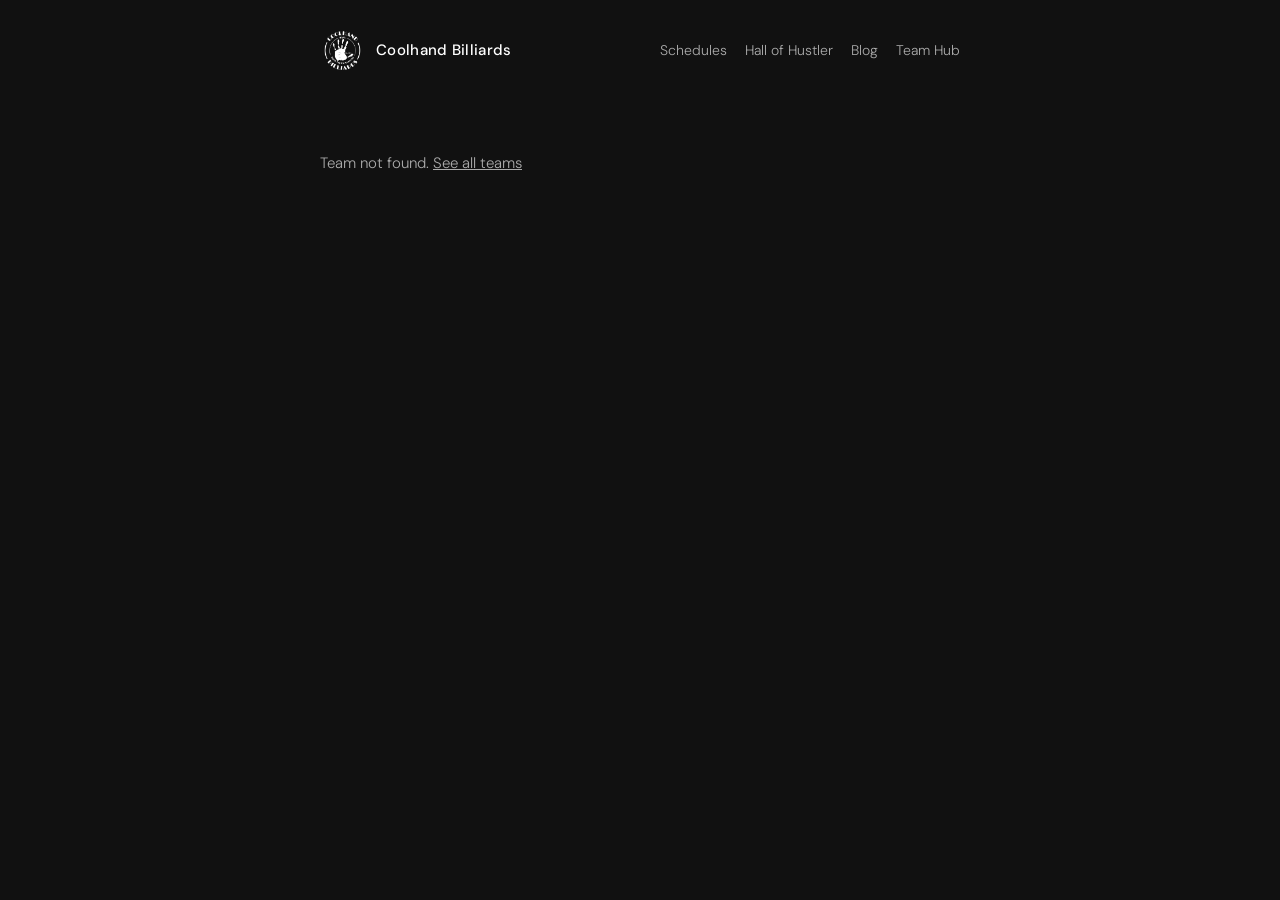
<file: players/team.html>
<!doctype html>
<html lang="en">
<head>
<meta charset="utf-8">
<meta name="viewport" content="width=device-width, initial-scale=1, viewport-fit=cover">
<title>Team · Coolhand Billiards</title>
<meta name="robots" content="noindex">
<meta name="theme-color" content="#111111">
<link rel="icon" type="image/png" href="/players/CHB_Black_trans.png">
<link rel="preconnect" href="https://fonts.googleapis.com">
<link rel="preconnect" href="https://fonts.gstatic.com" crossorigin>
<link rel="stylesheet" href="https://fonts.googleapis.com/css2?family=DM+Sans:opsz,wght@9..40,300;9..40,400;9..40,500&display=swap">
<link rel="stylesheet" href="/assets/chb.css">
<style>
  .gate{display:flex;flex-direction:column;align-items:center;gap:20px;padding-top:6vh;text-align:center}
  .gate img{width:min(180px,50vw);filter:invert(1)}
  .gate form{width:100%;max-width:280px;display:flex;flex-direction:column;gap:12px}
  .gate input{
    width:100%;padding:16px 20px;background:var(--surface);border:1px solid var(--border);
    color:var(--text);font:inherit;font-size:20px;text-align:center;letter-spacing:.3em;
  }
  .gate input:focus{outline:none;border-color:var(--text)}
  .gate .err{color:var(--muted);font-size:14px;min-height:1.5em;margin:0}
  .gate input.shake{animation:shake .36s cubic-bezier(.36,.07,.19,.97) both}
  @keyframes shake{10%,90%{transform:translateX(-2px)}20%,80%{transform:translateX(4px)}30%,50%,70%{transform:translateX(-8px)}40%,60%{transform:translateX(8px)}}
  .next{background:var(--surface);border:1px solid var(--text);padding:18px 20px;display:flex;flex-direction:column;gap:4px}
  .next .vs{font-size:20px;font-weight:500}
  .next .meta{color:var(--muted);font-size:14px}
  .lineup{display:flex;flex-direction:column;gap:6px;font-size:15px}
  .lineup b{font-weight:500}
  .grid-wrap{overflow-x:auto;border:1px solid var(--border);background:var(--surface)}
  .grid{border-collapse:collapse;width:100%;font-size:13px;text-align:center}
  .grid th,.grid td{padding:8px 4px;border-bottom:1px solid var(--border)}
  .grid tr:last-child td,.grid tr:last-child th{border-bottom:none}
  .grid thead th{font-weight:500;line-height:1.2}
  .grid thead small{display:block;color:var(--muted);font-weight:300;font-size:11px}
  .grid tbody th{text-align:left;font-weight:500;padding-left:12px;white-space:nowrap}
  .grid tbody th small{display:block;color:var(--muted);font-weight:300;font-size:11px}
  .grid .cur{background:var(--surface-2)}
  .grid thead .cur{box-shadow:inset 0 2px 0 var(--text)}
  .st{display:inline-flex;align-items:center;justify-content:center;width:28px;height:28px;font-weight:500}
  .st.play{background:var(--text);color:var(--bg)}
  .st.alt{border:1px solid var(--text)}
  .st.need{border:2px solid var(--text)}
  .st.off{color:var(--faint)}
  .legend{display:flex;flex-wrap:wrap;gap:6px 16px;color:var(--muted);font-size:13px}
  .legend span{display:inline-flex;align-items:center;gap:6px}
  .legend .st{width:22px;height:22px;font-size:12px}
  .lock{background:none;border:none;color:var(--faint);font:inherit;font-size:13px;cursor:pointer;padding:12px 0;align-self:center}
</style>
</head>
<body>
<main>
  <header class="top">
    <a class="home" href="/"><img src="/players/CHB_Black_trans.png" alt=""><span>Coolhand Billiards</span></a>
    <nav><a href="/schedules/">Schedules</a><a href="/hall-of-hustler/">Hall of Hustler</a><a href="/blog/">Blog</a><a href="/players/">Team Hub</a></nav>
  </header>

  <p class="status" id="status">Loading…</p>

  <section class="gate" id="gate" hidden>
    <div><div class="label">Team PIN</div><h1 id="gate-name"></h1></div>
    <form id="gate-form" autocomplete="off">
      <input id="pin" type="password" inputmode="numeric" pattern="[0-9]*" autocomplete="off" aria-label="Team PIN" placeholder="••••">
      <button class="btn" type="submit">Open</button>
      <p class="err" id="err" role="alert"></p>
    </form>
  </section>

  <section id="page" class="stack" hidden></section>
</main>

<script src="/assets/league.js"></script>
<script>
(async () => {
  const { el, fmtDate, currentWeek, where } = CHB;
  const status = document.getElementById("status");
  // Team id comes from /players/<id>/ (Netlify rewrite) or ?t=<id> (local preview).
  const id = new URLSearchParams(location.search).get("t") || location.pathname.split("/").filter(Boolean)[1];

  let team, sessions;
  try {
    const [teams, s] = await Promise.all([CHB.loadTeams(), CHB.loadSessions()]);
    team = teams.teams.find((t) => t.id === id);
    sessions = s;
  } catch (e) {
    status.textContent = "This page couldn't load. Try again in a minute.";
    return;
  }
  if (!team) {
    status.replaceChildren("Team not found. ", el("a", { href: "/players/" }, "See all teams"));
    return;
  }
  document.title = `${team.name} · Coolhand Billiards`;
  status.hidden = true;

  // PINs are a convenience, not security: the hash only keeps them out of plain sight.
  const KEY = `chb-pin-${team.id}`;
  async function hash(pin) {
    const buf = await crypto.subtle.digest("SHA-256", new TextEncoder().encode(`${team.id}:${pin}`));
    return [...new Uint8Array(buf)].map((b) => b.toString(16).padStart(2, "0")).join("");
  }
  const remembered = (() => { try { return localStorage.getItem(KEY); } catch { return null; } })();
  if (remembered === team.pin_sha256) return show();

  const gate = document.getElementById("gate");
  const input = document.getElementById("pin");
  document.getElementById("gate-name").textContent = team.name;
  gate.hidden = false;
  input.focus();
  document.getElementById("gate-form").addEventListener("submit", async (e) => {
    e.preventDefault();
    if ((await hash(input.value.trim())) === team.pin_sha256) {
      try { localStorage.setItem(KEY, team.pin_sha256); } catch {}
      gate.hidden = true;
      show();
    } else {
      input.classList.remove("shake"); void input.offsetWidth; input.classList.add("shake");
      document.getElementById("err").textContent = "That PIN didn't match.";
      input.value = "";
      input.focus();
    }
  });

  function show() {
    const page = document.getElementById("page");
    const div = sessions.divisions.find((d) => d.id === team.division);
    const parts = [el("div", {}, el("div", { class: "label" }, div ? div.night : "Team"), el("h1", {}, team.name),
      div && el("p", { class: "lede" }, [...new Set([div.name, ...div.venues])].join(" · ")),
      team.napa_name && team.napa_name !== team.name && el("p", { class: "lede" }, `Listed on NAPA as ${team.napa_name}`))];

    if (!div) {
      parts.push(el("p", { class: "muted" }, "Between sessions — the next schedule will show here once it's posted."));
    } else {
      const nm = team.napa_name || team.name;
      const t = CHB.today();
      const upcoming = div.weeks.find((w) => w.date >= t && w.matches.some((m) => m.home === nm || m.away === nm));
      const inDivision = div.weeks.some((w) => w.matches.some((m) => m.home === nm || m.away === nm));
      // e.g. "3rd of 12 · 341 points", once the session has scores.
      const st = CHB.standings(div);
      const row = st.rows.find((r) => r.name === nm);
      const tied = row && st.rows.filter((r) => r.place === row.place).length > 1;
      const place = row && `${CHB.ordinal(row.place)}${tied ? " (tied)" : ""} of ${st.rows.length} · ${row.points} points`;
      if (upcoming) {
        const m = upcoming.matches.find((x) => x.home === nm || x.away === nm);
        const home = m.home === nm;
        parts.push(el("div", { class: "next" },
          el("div", { class: "label" }, upcoming.date === t ? "Tonight" : "Next match"),
          el("div", { class: "vs" }, `vs ${home ? m.away : m.home}`),
          el("div", { class: "meta" }, `${fmtDate(upcoming.date)} · Week ${upcoming.week} · ${home ? "Home" : "Away"}`),
          el("div", { class: "meta" }, where(m)),
          place && el("div", { class: "place" }, `Standings: ${place}`)));
      } else if (!inDivision) {
        parts.push(el("p", { class: "muted" }, `${team.name} isn't on the current ${div.night} schedule.`));
      } else {
        parts.push(el("p", { class: "muted" }, place ? `Session over. Finished ${place}.` : "No more matches this session."));
      }

      const av = team.availability;
      if (av && av.napa_division_id === div.napa_division_id) parts.push(availability(av, div, upcoming || CHB.currentWeek(div)));

      const links = [
        inDivision && { label: "Full schedule", url: `/schedules/?team=${encodeURIComponent(nm)}#${div.id}` },
        ...team.links,
        { label: "NAPA division page", url: div.source },
        { label: "Upcoming events", url: "https://playpool.io/events.php" },
      ].filter(Boolean);
      parts.push(el("div", { class: "stack" }, links.map((l) => {
        const external = /^https?:/.test(l.url);
        return el("a", { class: "card", href: l.url, target: external ? "_blank" : null, rel: external ? "noopener" : null },
          el("b", {}, l.label), el("i", { "aria-hidden": "true" }, "→"));
      })));
    }

    const lock = el("button", { class: "lock", type: "button" }, "Lock this page on this device");
    lock.addEventListener("click", () => { try { localStorage.removeItem(KEY); } catch {} location.reload(); });
    parts.push(lock);

    page.replaceChildren(...parts);
    page.hidden = false;
  }

  // Player availability for the session: a lineup line for the coming week, then the full grid.
  function availability(av, div, cur) {
    const STATUS = {
      PLAY: { cls: "play", mark: "P", label: "Playing" },
      ALT: { cls: "alt", mark: "A", label: "Alternate" },
      NEED: { cls: "need", mark: "!", label: "Need a player" },
      OFF: { cls: "off", mark: "–", label: "Off" },
    };
    const mark = (s) => {
      const st = STATUS[s] || STATUS.OFF;
      return el("span", { class: `st ${st.cls}`, title: st.label }, st.mark);
    };
    const curIdx = cur ? div.weeks.findIndex((w) => w.week === cur.week) : -1;
    const section = [el("div", { class: "label" }, "Availability")];

    if (curIdx >= 0) {
      const who = (s) => av.players.filter((p) => p.weeks[curIdx] === s).map((p) => p.name);
      section.push(el("div", { class: "lineup" },
        el("div", { class: "muted" }, `Week ${cur.week} · ${fmtDate(cur.date)}`),
        ...["PLAY", "ALT", "NEED", "OFF"].map((s) => who(s).length > 0 && el("div", {}, el("b", {}, `${STATUS[s].label}: `), who(s).join(", ")))));
    }

    const head = el("tr", {}, el("th", { scope: "col" }, el("span", { class: "label" }, "Wk")),
      div.weeks.map((w, i) => el("th", { scope: "col", class: i === curIdx ? "cur" : null }, w.week, el("small", {}, fmtDate(w.date, false)))));
    const rows = av.players.map((p) => {
      const n = (s) => p.weeks.filter((x) => x === s).length;
      return el("tr", {},
        el("th", { scope: "row" }, p.name, el("small", {}, `${n("PLAY")}P / ${n("ALT")}A`)),
        div.weeks.map((w, i) => el("td", { class: i === curIdx ? "cur" : null }, mark(p.weeks[i]))));
    });
    section.push(
      el("div", { class: "grid-wrap" }, el("table", { class: "grid" }, el("thead", {}, head), el("tbody", {}, rows))),
      el("div", { class: "legend" }, Object.values(STATUS).map((st) => el("span", {}, el("span", { class: `st ${st.cls}` }, st.mark), st.label))));
    return el("section", { class: "stack" }, section);
  }
})();
</script>
</body>
</html>
</file>
<file: assets/chb.css>
/* Coolhand Billiards — shared styles for data-driven pages (schedules, players). */
:root{
  color-scheme:dark;
  --bg:#111111;
  --surface:#1a1a1a;
  --surface-2:#202020;
  --text:#ffffff;
  --muted:#aaaaaa;
  --faint:#6f6f6f;
  --border:#2a2a2a;
  --border-bright:#4a4a4a;
  --font:'DM Sans',system-ui,-apple-system,'Segoe UI',Roboto,sans-serif;
}
*{box-sizing:border-box}
html{-webkit-text-size-adjust:100%}
body{
  margin:0;background:var(--bg);color:var(--text);
  font-family:var(--font);font-weight:300;line-height:1.5;
  -webkit-font-smoothing:antialiased;-webkit-tap-highlight-color:transparent;
  padding-left:max(16px,env(safe-area-inset-left));padding-right:max(16px,env(safe-area-inset-right));
  padding-block:calc(28px + env(safe-area-inset-top)) calc(48px + env(safe-area-inset-bottom));
}
main{max-width:640px;margin:0 auto;display:flex;flex-direction:column;gap:40px}
a{color:inherit}
a:focus-visible,button:focus-visible,summary:focus-visible{outline:2px solid var(--text);outline-offset:3px}
[hidden]{display:none!important}

/* top bar: logo row, then the menu on its own row on phones */
.top{display:flex;flex-wrap:wrap;align-items:center;justify-content:space-between;gap:4px 16px}
.top .home{display:flex;align-items:center;gap:12px;text-decoration:none}
.top .home img{width:44px;height:44px;filter:invert(1)}
.top .home span{font-weight:500;font-size:15px;letter-spacing:.02em}
.top nav{display:flex;flex-wrap:wrap;gap:0 18px;font-size:14px}
.top nav a{color:var(--muted);text-decoration:none;padding:12px 0;white-space:nowrap}
.top nav a:hover,.top nav a[aria-current]{color:var(--text)}
@media (max-width:620px){.top nav{width:100%;justify-content:space-between;border-top:1px solid var(--border)}}

/* Hall of Hustler explainer */
.explain{border:1px solid var(--border);background:var(--surface)}
.explain>summary{list-style:none;cursor:pointer;display:flex;align-items:center;min-height:52px;padding:12px 16px;font-weight:500}
.explain>summary::-webkit-details-marker{display:none}
.explain>summary::after{content:"+";margin-left:auto;color:var(--muted);font-size:18px}
.explain[open]>summary::after{content:"–"}
.explain-body{display:flex;flex-direction:column;gap:12px;padding:0 16px 16px;font-size:15px}
.explain-body p{margin:0}
.explain-body a{color:var(--text)}
.ladder{list-style:none;margin:0;padding:0;border-top:1px solid var(--border)}
.ladder li{display:flex;justify-content:space-between;align-items:baseline;gap:16px;padding:10px 0;border-bottom:1px solid var(--border)}
.ladder b{font-weight:500;font-size:18px;font-variant-numeric:tabular-nums}
.bonus{margin:0;padding-left:18px;display:flex;flex-direction:column;gap:6px}
.bonus b{font-weight:500}

/* photo cards (Hall of Hustler, blog) */
.gallery{display:grid;grid-template-columns:repeat(auto-fill,minmax(150px,1fr));gap:12px}
.tile{display:flex;flex-direction:column;background:var(--surface);border:1px solid var(--border);padding:0;font:inherit;color:inherit;text-align:left;cursor:pointer;transition:border-color .15s}
.tile:hover{border-color:var(--border-bright)}
.tile img{width:100%;aspect-ratio:4/3;object-fit:cover;display:block;background:var(--surface-2)}
.tile b{font-weight:500;font-size:16px;padding:12px 12px 0}
.tile span{color:var(--muted);font-size:13px;padding:2px 12px 12px;white-space:pre-line}
.tile .tag.times{align-self:flex-start;margin:8px 12px 0;padding:2px 6px;font-size:10px;color:var(--text)}
dialog.viewer .tag.times{align-self:flex-start}
.empty{border:1px dashed var(--border-bright);padding:32px 20px;text-align:center;color:var(--muted)}

dialog.viewer{background:var(--bg);color:var(--text);border:1px solid var(--border-bright);padding:0;width:min(560px,calc(100vw - 24px));max-height:calc(100dvh - 24px)}
dialog.viewer::backdrop{background:rgba(0,0,0,.8)}
dialog.viewer .body{display:flex;flex-direction:column;gap:12px;padding:20px}
dialog.viewer img{width:100%;display:block}
dialog.viewer h2{margin:0;font-weight:500;font-size:22px}
dialog.viewer p{margin:0}
dialog.viewer .close{position:sticky;top:0;display:flex;justify-content:flex-end;background:var(--bg);z-index:1}
dialog.viewer .close button{background:none;border:none;color:var(--text);font:inherit;font-size:28px;line-height:1;min-width:48px;min-height:48px;cursor:pointer}

.post{display:flex;flex-direction:column;gap:12px;padding-bottom:32px;border-bottom:1px solid var(--border);scroll-margin-top:16px}
.post:last-child{border-bottom:none}
.post h2{margin:0;font-weight:500;font-size:22px;line-height:1.25}
.post time{color:var(--muted);font-size:14px}
.post p{margin:0}
.post img{width:100%;display:block}

h1{font-weight:500;font-size:clamp(26px,7vw,34px);line-height:1.15;letter-spacing:-.01em;margin:0}
.lede{color:var(--muted);margin:8px 0 0;font-size:15px}
.label{font-size:12px;font-weight:500;letter-spacing:.16em;text-transform:uppercase;color:var(--muted)}
.muted{color:var(--muted)}
.status{color:var(--muted);font-size:15px;padding:24px 0}

/* chips */
.chips{display:flex;flex-wrap:wrap;gap:8px}
.chip{
  display:inline-flex;align-items:center;min-height:44px;padding:0 16px;
  border:1px solid var(--border-bright);font-size:14px;font-weight:500;text-decoration:none;
}
.chip:hover{border-color:var(--text)}

/* cards and buttons */
.card{
  display:flex;justify-content:space-between;align-items:center;gap:16px;
  background:var(--surface);border:1px solid var(--border);padding:20px;text-decoration:none;
  transition:border-color .15s;
}
a.card:hover{border-color:var(--border-bright)}
.card b{display:block;font-weight:500;font-size:18px}
.card span{color:var(--muted);font-size:14px}
.card i{font-style:normal;font-size:20px;color:var(--muted)}
.stack{display:flex;flex-direction:column;gap:12px}

.btn{
  display:inline-flex;align-items:center;justify-content:center;min-height:48px;padding:0 22px;
  font:inherit;font-size:15px;font-weight:500;text-decoration:none;cursor:pointer;
  border:1px solid var(--text);background:var(--text);color:var(--bg);
}
.btn:hover{background:transparent;color:var(--text)}

/* division + weeks */
.division{display:flex;flex-direction:column;gap:14px;scroll-margin-top:16px}
.division-head{border-bottom:1px solid var(--border);padding-bottom:14px}
.division-head h2{margin:2px 0 4px;font-weight:500;font-size:22px;line-height:1.25}
.division-head p{margin:0;color:var(--muted);font-size:14px}
.division-head a{color:var(--muted)}

.week{border:1px solid var(--border);background:var(--surface);scroll-margin-top:16px}
.week>summary{
  list-style:none;cursor:pointer;display:flex;align-items:center;gap:10px;flex-wrap:wrap;
  min-height:52px;padding:12px 16px;
}
.week>summary::-webkit-details-marker{display:none}
.week>summary::after{content:"+";margin-left:auto;color:var(--muted);font-size:18px;line-height:1}
.week[open]>summary::after{content:"–"}
.week .wk{font-weight:500}
.week .dt{color:var(--muted);font-size:14px}
.week.past .wk,.week.past .dt{color:var(--faint)}
.week.current{border-color:var(--text)}
.tag{
  font-size:11px;font-weight:500;letter-spacing:.12em;text-transform:uppercase;
  padding:3px 8px;border:1px solid currentColor;
}
.tag.now{background:var(--text);color:var(--bg);border-color:var(--text)}
.notes{margin:0;padding:0 16px 10px;list-style:none;color:var(--muted);font-size:13px}
.notes li::before{content:"! ";font-weight:500;color:var(--text)}

.matches{list-style:none;margin:0;padding:0;border-top:1px solid var(--border)}
.match{display:grid;grid-template-columns:1fr auto;gap:2px 12px;padding:12px 16px;border-bottom:1px solid var(--border)}
.match:last-child{border-bottom:none}
.match .teams{font-size:16px;font-weight:400}
.match .teams i{font-style:normal;color:var(--faint);font-size:13px;margin:0 6px}
.match .where{grid-column:1;color:var(--muted);font-size:13px}
.match .score{grid-row:1 / span 2;grid-column:2;align-self:center;font-size:15px;font-weight:500;font-variant-numeric:tabular-nums;white-space:nowrap}
.match.mine{background:var(--surface-2)}
.match .me{font-weight:500;text-decoration:underline;text-underline-offset:3px}
.closed{padding:12px 16px;color:var(--muted);border-top:1px solid var(--border);font-size:14px}

.standings table{width:100%;border-collapse:collapse;border-top:1px solid var(--border);font-variant-numeric:tabular-nums}
.standings th,.standings td{padding:10px 16px;border-bottom:1px solid var(--border);text-align:left;font-weight:400}
.standings tr:last-child th,.standings tr:last-child td{border-bottom:none}
.standings thead th{font-size:12px;font-weight:500;letter-spacing:.12em;text-transform:uppercase;color:var(--muted);padding-top:8px;padding-bottom:8px}
.standings td:first-child{width:3ch;color:var(--muted);padding-right:0}
.standings td:last-child,.standings thead th:last-child{text-align:right;font-weight:500}
.standings tbody tr:first-child th,.standings tbody tr:first-child td{font-weight:500;color:var(--text)}
.standings tr.mine{background:var(--surface-2)}
.standings tr.mine th{font-weight:500;text-decoration:underline;text-underline-offset:3px}
.leaders th small{display:block;color:var(--muted);font-size:12px;font-weight:300}
.leaders td:last-child{vertical-align:top}
.leaders .closed{border-top:none;font-size:13px}
.leaders .closed+table{border-top:1px solid var(--border)}
.next .place{color:var(--text);font-size:14px}

.filter{display:flex;justify-content:space-between;align-items:center;gap:12px;background:var(--surface);border:1px solid var(--border-bright);padding:12px 16px;font-size:14px}
.filter a{color:var(--muted);white-space:nowrap}

footer{
  display:flex;flex-direction:column;align-items:center;gap:6px;text-align:center;
  color:var(--faint);font-size:12.5px;padding-top:24px;border-top:1px solid var(--border);
}
footer a{color:var(--muted)}

@media (prefers-reduced-motion:reduce){*{transition:none!important;scroll-behavior:auto!important}}
</file>
